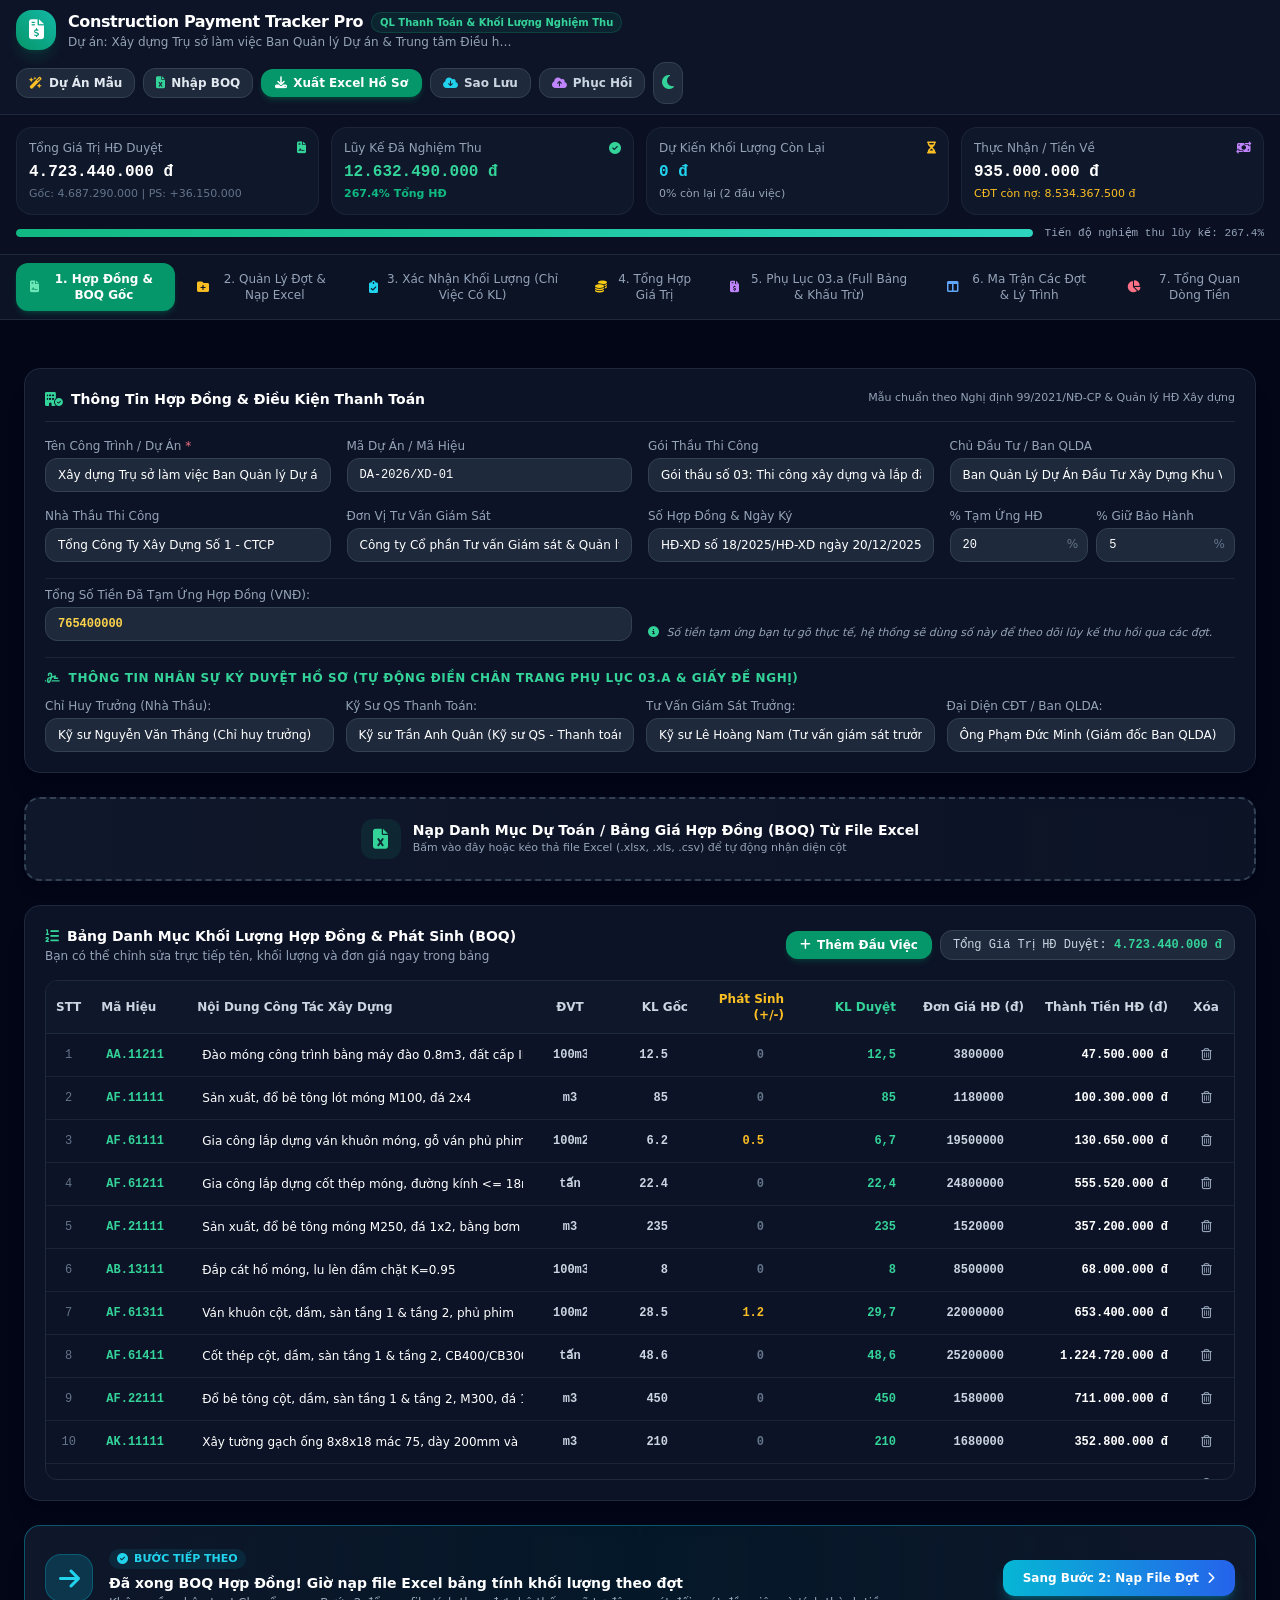
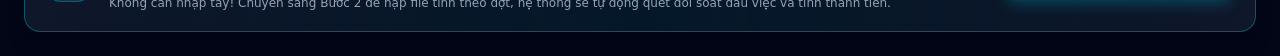
<file: index.html>
<!DOCTYPE html>
<html lang="vi" class="dark">
<head>
  <meta charset="UTF-8">
  <meta name="viewport" content="width=device-width, initial-scale=1.0">
  <title>Construction Payment Tracker Pro - Quản Lý Thanh Toán & Khối Lượng Nghiệm Thu</title>
  
  <!-- Offline Tailwind CSS -->
  <script src="./libs/tailwind.js"></script>
  <script>
    if (typeof tailwind !== 'undefined') {
      tailwind.config = {
        darkMode: 'class',
        theme: {
          extend: {
            colors: {
              brand: { 50: '#ecfdf5', 500: '#10b981', 600: '#059669', 700: '#047857' }
            }
          }
        }
      }
    }
  </script>

  <!-- Offline Font Awesome Icons -->
  <link rel="stylesheet" href="./libs/fontawesome/all.min.css">

  <!-- Offline SheetJS Library -->
  <script src="./libs/xlsx.full.min.js"></script>

  <!-- Custom Stylesheet -->
  <link rel="stylesheet" href="style.css">
</head>
<body class="bg-slate-950 text-slate-100 min-h-screen flex flex-col font-sans antialiased selection:bg-emerald-500 selection:text-white">

  <!-- TOP HEADER -->
  <header class="bg-slate-900/90 border-b border-slate-800 px-4 py-2.5 flex flex-wrap items-center justify-between gap-3 sticky top-0 z-40 backdrop-blur-md">
    
    <!-- Left: Brand & Active Project -->
    <div class="flex items-center gap-3">
      <div class="w-10 h-10 rounded-2xl bg-gradient-to-tr from-emerald-600 to-teal-500 flex items-center justify-center text-white shadow-lg shadow-emerald-600/20">
        <i class="fa-solid fa-file-invoice-dollar text-xl"></i>
      </div>
      <div>
        <div class="flex items-center gap-2">
          <h1 class="text-sm sm:text-base font-extrabold text-white tracking-tight">Construction Payment Tracker Pro</h1>
          <span class="text-[10px] font-bold px-2 py-0.5 rounded-full bg-emerald-500/10 text-emerald-400 border border-emerald-500/20">QL Thanh Toán & Khối Lượng Nghiệm Thu</span>
        </div>
        <p id="header-project-name" class="text-xs text-slate-400 truncate max-w-xs sm:max-w-md">Dự án: Xây dựng Trụ sở làm việc Cơ quan 5 tầng</p>
      </div>
    </div>

    <!-- Right: Quick Actions -->
    <div class="flex items-center gap-2">
      <!-- Demo Data Reset -->
      <button id="btn-reset-demo" class="flex items-center gap-1.5 px-3 py-1.5 rounded-xl bg-slate-800 hover:bg-slate-700 text-slate-200 text-xs font-semibold border border-slate-700 transition" title="Nạp lại dự án mẫu chuẩn">
        <i class="fa-solid fa-wand-magic-sparkles text-amber-400"></i>
        <span class="hidden sm:inline">Dự Án Mẫu</span>
      </button>

      <!-- Import BOQ Excel -->
      <input type="file" id="input-boq-file" accept=".xlsx, .xls, .csv" class="hidden">
      <label for="input-boq-file" id="btn-open-boq" class="flex items-center gap-1.5 px-3 py-1.5 rounded-xl bg-slate-800 hover:bg-slate-700 text-slate-200 text-xs font-semibold border border-slate-700 transition cursor-pointer" title="Nạp BOQ từ Excel">
        <i class="fa-solid fa-file-excel text-emerald-400"></i>
        <span>Nhập BOQ</span>
      </label>

      <!-- Export Multi-Sheet Excel -->
      <button id="btn-export-full-excel" class="flex items-center gap-1.5 px-3.5 py-1.5 rounded-xl bg-emerald-600 hover:bg-emerald-500 text-white text-xs font-bold shadow-md shadow-emerald-600/25 transition" title="Xuất toàn bộ báo cáo thanh toán ra Excel đa sheet">
        <i class="fa-solid fa-download"></i>
        <span>Xuất Excel Hồ Sơ</span>
      </button>

      <!-- Backup JSON -->
      <button id="btn-backup-json" class="flex items-center gap-1.5 px-3 py-1.5 rounded-xl bg-slate-800 hover:bg-slate-700 text-slate-300 text-xs font-semibold border border-slate-700 transition" title="Sao lưu toàn bộ dữ liệu ra file JSON">
        <i class="fa-solid fa-cloud-arrow-down text-cyan-400"></i>
        <span class="hidden md:inline">Sao Lưu</span>
      </button>

      <!-- Restore JSON -->
      <input type="file" id="input-restore-json" accept=".json" class="hidden">
      <label for="input-restore-json" class="flex items-center gap-1.5 px-3 py-1.5 rounded-xl bg-slate-800 hover:bg-slate-700 text-slate-300 text-xs font-semibold border border-slate-700 transition cursor-pointer" title="Khôi phục dữ liệu từ file JSON">
        <i class="fa-solid fa-cloud-arrow-up text-purple-400"></i>
        <span class="hidden md:inline">Phục Hồi</span>
      </label>

      <!-- Theme Toggle -->
      <button id="btn-theme-toggle" class="p-2 rounded-xl bg-slate-800 border border-slate-700 text-slate-300 hover:text-white transition">
        <i id="theme-icon" class="fa-solid fa-moon text-emerald-400"></i>
      </button>
    </div>
  </header>

  <!-- KPI SUMMARY STRIP (ALWAYS VISIBLE FOR QUICK DECISION MAKING) -->
  <div class="bg-slate-900/60 border-b border-slate-800 px-4 py-3">
    <div class="max-w-[1600px] mx-auto grid grid-cols-2 md:grid-cols-4 gap-3 text-xs">
      
      <!-- KPI 1 -->
      <div class="p-3 rounded-2xl bg-slate-900 border border-slate-800/80">
        <div class="text-slate-400 flex items-center justify-between">
          <span>Tổng Giá Trị HĐ Duyệt</span>
          <i class="fa-solid fa-file-contract text-emerald-400"></i>
        </div>
        <div id="kpi-contract-total" class="text-sm sm:text-base font-extrabold text-white mt-1 font-mono">0 đ</div>
        <div id="kpi-contract-sub" class="text-[11px] text-slate-500 mt-0.5 truncate">Gốc: 0 | PS: 0</div>
      </div>

      <!-- KPI 2 -->
      <div class="p-3 rounded-2xl bg-slate-900 border border-slate-800/80">
        <div class="text-slate-400 flex items-center justify-between">
          <span>Lũy Kế Đã Nghiệm Thu</span>
          <i class="fa-solid fa-circle-check text-emerald-400"></i>
        </div>
        <div id="kpi-accepted-total" class="text-sm sm:text-base font-extrabold text-emerald-400 mt-1 font-mono">0 đ</div>
        <div id="kpi-accepted-pct" class="text-[11px] text-emerald-500 font-semibold mt-0.5">0.0% Tổng HĐ</div>
      </div>

      <!-- KPI 3 -->
      <div class="p-3 rounded-2xl bg-slate-900 border border-slate-800/80">
        <div class="text-slate-400 flex items-center justify-between">
          <span>Dự Kiến Khối Lượng Còn Lại</span>
          <i class="fa-solid fa-hourglass-half text-amber-400"></i>
        </div>
        <div id="kpi-remaining-total" class="text-sm sm:text-base font-extrabold text-cyan-400 mt-1 font-mono">0 đ</div>
        <div id="kpi-remaining-sub" class="text-[11px] text-slate-400 mt-0.5">0% còn lại</div>
      </div>

      <!-- KPI 4 -->
      <div class="p-3 rounded-2xl bg-slate-900 border border-slate-800/80">
        <div class="text-slate-400 flex items-center justify-between">
          <span>Thực Nhận / Tiền Về</span>
          <i class="fa-solid fa-money-bill-transfer text-purple-400"></i>
        </div>
        <div id="kpi-paid-total" class="text-sm sm:text-base font-extrabold text-white mt-1 font-mono">0 đ</div>
        <div id="kpi-debt-sub" class="text-[11px] text-amber-400 font-medium mt-0.5 truncate">CĐT còn nợ: 0 đ</div>
      </div>

    </div>

    <!-- Progress bar -->
    <div class="max-w-[1600px] mx-auto mt-2.5 flex items-center gap-3">
      <div class="flex-1 bg-slate-800 rounded-full h-2 overflow-hidden">
        <div id="progress-bar-accepted" class="bg-gradient-to-r from-emerald-500 to-teal-400 h-2 rounded-full transition-all duration-500" style="width: 0%"></div>
      </div>
      <span id="progress-bar-text" class="text-[11px] font-mono text-slate-400 whitespace-nowrap">Tiến độ nghiệm thu: 0.0%</span>
    </div>
  </div>

  <!-- NAVIGATION TABS -->
  <nav class="bg-slate-900/80 border-b border-slate-800 px-4 py-2 flex items-center gap-2 overflow-x-auto text-xs font-medium sticky top-[57px] z-30 backdrop-blur-md">
    <button class="nav-tab active px-3.5 py-2 rounded-xl flex items-center gap-2 bg-emerald-600 text-white font-bold shadow-md shadow-emerald-600/25 transition" data-tab="tab-contract">
      <i class="fa-solid fa-file-contract text-emerald-300"></i>
      <span>1. Hợp Đồng & BOQ Gốc</span>
    </button>
    <button class="nav-tab px-3.5 py-2 rounded-xl text-slate-400 hover:text-white flex items-center gap-2 transition hover:bg-slate-800" data-tab="tab-payment">
      <i class="fa-solid fa-folder-plus text-amber-400"></i>
      <span>2. Quản Lý Đợt & Nạp Excel</span>
    </button>
    <button class="nav-tab px-3.5 py-2 rounded-xl text-slate-400 hover:text-white flex items-center gap-2 transition hover:bg-slate-800" data-tab="tab-confirm-qty">
      <i class="fa-solid fa-clipboard-check text-cyan-400"></i>
      <span>3. Xác Nhận Khối Lượng (Chỉ Việc Có KL)</span>
    </button>
    <button class="nav-tab px-3.5 py-2 rounded-xl text-slate-400 hover:text-white flex items-center gap-2 transition hover:bg-slate-800" data-tab="tab-value-summary">
      <i class="fa-solid fa-coins text-yellow-400"></i>
      <span>4. Tổng Hợp Giá Trị</span>
    </button>
    <button class="nav-tab px-3.5 py-2 rounded-xl text-slate-400 hover:text-white flex items-center gap-2 transition hover:bg-slate-800" data-tab="tab-export">
      <i class="fa-solid fa-file-invoice-dollar text-purple-400"></i>
      <span>5. Phụ Lục 03.a (Full Bảng & Khấu Trừ)</span>
    </button>
    <button class="nav-tab px-3.5 py-2 rounded-xl text-slate-400 hover:text-white flex items-center gap-2 transition hover:bg-slate-800" data-tab="tab-matrix">
      <i class="fa-solid fa-table-columns text-blue-400"></i>
      <span>6. Ma Trận Các Đợt & Lý Trình</span>
    </button>
    <button class="nav-tab px-3.5 py-2 rounded-xl text-slate-400 hover:text-white flex items-center gap-2 transition hover:bg-slate-800" data-tab="tab-dashboard">
      <i class="fa-solid fa-chart-pie text-rose-400"></i>
      <span>7. Tổng Quan Dòng Tiền</span>
    </button>
  </nav>

  <!-- MAIN TAB CONTENT CONTAINER -->
  <main class="flex-1 max-w-[1600px] w-full mx-auto p-4 sm:p-6 overflow-y-auto space-y-6">
    <!-- ==================== TAB 7: TỔNG QUAN & LỊCH SỬ DÒNG TIỀN ==================== -->
    <section id="tab-dashboard" class="tab-content space-y-6 hidden">
      <div class="p-5 rounded-2xl bg-slate-900/80 border border-slate-800 shadow-xl space-y-4">
        <div class="flex flex-col sm:flex-row sm:items-center justify-between gap-3 border-b border-slate-800 pb-3">
          <div>
            <h2 class="text-sm font-bold text-white flex items-center gap-2">
              <i class="fa-solid fa-list-check text-emerald-400"></i>
              Lịch Sử Dòng Tiền Các Đợt Thanh Toán Đã Lập
            </h2>
            <p class="text-xs text-slate-400 mt-0.5">Theo dõi xuyên suốt tiến độ nghiệm thu, thu hồi tạm ứng và dòng tiền giải ngân qua từng kỳ</p>
          </div>
          <div class="flex items-center gap-2 text-xs">
            <button onclick="switchTab('tab-payment')" class="px-3 py-1.5 rounded-xl bg-emerald-600 hover:bg-emerald-500 text-white font-semibold transition flex items-center gap-1.5 shadow">
              <i class="fa-solid fa-plus"></i>
              <span>Vào Kỳ Nghiệm Thu Hiện Tại</span>
            </button>
          </div>
        </div>

        <div class="overflow-x-auto rounded-xl border border-slate-800">
          <table class="w-full text-left text-xs border-collapse">
            <thead class="bg-slate-900 text-slate-300 font-semibold border-b border-slate-800">
              <tr>
                <th class="p-3 text-center w-10">STT</th>
                <th class="p-3 w-24">Mã Đợt</th>
                <th class="p-3 min-w-[280px]">Tên Đợt Thanh Toán & Thời Gian</th>
                <th class="p-3 text-center w-28">Trạng Thái</th>
                <th class="p-3 text-right w-36">Giá Trị Nghiệm Thu (đ)</th>
                <th class="p-3 text-right w-32 text-amber-400">Thu Hồi Tạm Ứng (đ)</th>
                <th class="p-3 text-right w-32 text-cyan-400">Giữ Bảo Hành (đ)</th>
                <th class="p-3 text-right w-36 text-emerald-400 font-bold">Đề Nghị Thanh Toán (đ)</th>
                <th class="p-3 text-center w-28">Thao Tác</th>
              </tr>
            </thead>
            <tbody id="dashboard-milestones-body" class="divide-y divide-slate-800/80 text-slate-200">
              <!-- Rendered dynamically -->
            </tbody>
          </table>
        </div>
      </div>
    </section>

    <!-- ==================== TAB 1: HỢP ĐỒNG & DANH MỤC BOQ GỐC ==================== -->
    <section id="tab-contract" class="tab-content space-y-6">
      
      <!-- Project Info Card -->
      <div class="p-5 rounded-2xl bg-slate-900/80 border border-slate-800 shadow-xl space-y-4">
        <div class="flex items-center justify-between border-b border-slate-800 pb-3">
          <h2 class="text-sm font-bold text-white flex items-center gap-2">
            <i class="fa-solid fa-building-circle-check text-emerald-400"></i>
            Thông Tin Hợp Đồng & Điều Kiện Thanh Toán
          </h2>
          <span class="text-[11px] text-slate-400">Mẫu chuẩn theo Nghị định 99/2021/NĐ-CP & Quản lý HĐ Xây dựng</span>
        </div>

        <div class="grid grid-cols-1 md:grid-cols-2 lg:grid-cols-4 gap-4 text-xs">
          <div>
            <label class="block text-slate-400 mb-1">Tên Công Trình / Dự Án <span class="text-rose-400">*</span></label>
            <input type="text" id="proj-name" class="w-full bg-slate-800 border border-slate-700 rounded-xl px-3 py-2 text-white font-medium focus:outline-none focus:border-emerald-500">
          </div>
          <div>
            <label class="block text-slate-400 mb-1">Mã Dự Án / Mã Hiệu</label>
            <input type="text" id="proj-code" class="w-full bg-slate-800 border border-slate-700 rounded-xl px-3 py-2 text-white font-mono focus:outline-none focus:border-emerald-500">
          </div>
          <div>
            <label class="block text-slate-400 mb-1">Gói Thầu Thi Công</label>
            <input type="text" id="proj-package" class="w-full bg-slate-800 border border-slate-700 rounded-xl px-3 py-2 text-white focus:outline-none focus:border-emerald-500">
          </div>
          <div>
            <label class="block text-slate-400 mb-1">Chủ Đầu Tư / Ban QLDA</label>
            <input type="text" id="proj-investor" class="w-full bg-slate-800 border border-slate-700 rounded-xl px-3 py-2 text-white focus:outline-none focus:border-emerald-500">
          </div>
          <div>
            <label class="block text-slate-400 mb-1">Nhà Thầu Thi Công</label>
            <input type="text" id="proj-contractor" class="w-full bg-slate-800 border border-slate-700 rounded-xl px-3 py-2 text-white focus:outline-none focus:border-emerald-500">
          </div>
          <div>
            <label class="block text-slate-400 mb-1">Đơn Vị Tư Vấn Giám Sát</label>
            <input type="text" id="proj-supervision" class="w-full bg-slate-800 border border-slate-700 rounded-xl px-3 py-2 text-white focus:outline-none focus:border-emerald-500">
          </div>
          <div>
            <label class="block text-slate-400 mb-1">Số Hợp Đồng & Ngày Ký</label>
            <input type="text" id="proj-contract-no" class="w-full bg-slate-800 border border-slate-700 rounded-xl px-3 py-2 text-white font-medium focus:outline-none focus:border-emerald-500">
          </div>
          <div class="grid grid-cols-2 gap-2">
            <div>
              <label class="block text-slate-400 mb-1">% Tạm Ứng HĐ</label>
              <div class="relative">
                <input type="number" id="proj-advance-pct" class="w-full bg-slate-800 border border-slate-700 rounded-xl px-3 py-2 text-white font-mono focus:outline-none focus:border-emerald-500">
                <span class="absolute right-2.5 top-2 text-slate-500">%</span>
              </div>
            </div>
            <div>
              <label class="block text-slate-400 mb-1">% Giữ Bảo Hành</label>
              <div class="relative">
                <input type="number" id="proj-retention-pct" class="w-full bg-slate-800 border border-slate-700 rounded-xl px-3 py-2 text-white font-mono focus:outline-none focus:border-emerald-500">
                <span class="absolute right-2.5 top-2 text-slate-500">%</span>
              </div>
            </div>
          </div>
        </div>

        <div class="pt-2 border-t border-slate-800/80 grid grid-cols-1 md:grid-cols-2 gap-4 text-xs">
          <div>
            <label class="block text-slate-400 mb-1">Tổng Số Tiền Đã Tạm Ứng Hợp Đồng (VNĐ):</label>
            <input type="number" id="proj-advance-amount" placeholder="0 (để trống nếu không tạm ứng)" class="w-full bg-slate-800 border border-slate-700 rounded-xl px-3 py-2 text-amber-300 font-mono font-bold focus:outline-none focus:border-amber-500">
          </div>
          <div class="flex items-end">
            <p class="text-[11px] text-slate-400 italic">
              <i class="fa-solid fa-circle-info text-emerald-400 mr-1"></i> Số tiền tạm ứng bạn tự gõ thực tế, hệ thống sẽ dùng số này để theo dõi lũy kế thu hồi qua các đợt.
            </p>
          </div>
        </div>

        <!-- THÔNG TIN NHÂN SỰ KÝ DUYỆT HỒ SƠ -->
        <div class="pt-3 border-t border-slate-800/80 space-y-3">
          <div class="flex items-center gap-2 text-xs font-bold text-emerald-400 uppercase tracking-wider">
            <i class="fa-solid fa-signature"></i>
            <span>Thông Tin Nhân Sự Ký Duyệt Hồ Sơ (Tự Động Điền Chân Trang Phụ Lục 03.a & Giấy Đề Nghị)</span>
          </div>
          <div class="grid grid-cols-1 sm:grid-cols-2 lg:grid-cols-4 gap-3 text-xs">
            <div>
              <label class="block text-slate-400 mb-1">Chỉ Huy Trưởng (Nhà Thầu):</label>
              <input type="text" id="proj-commander" placeholder="VD: Kỹ sư Nguyễn Văn A" class="w-full bg-slate-800 border border-slate-700 rounded-xl px-3 py-2 text-white font-medium focus:outline-none focus:border-emerald-500">
            </div>
            <div>
              <label class="block text-slate-400 mb-1">Kỹ Sư QS Thanh Toán:</label>
              <input type="text" id="proj-qs-engineer" placeholder="VD: Kỹ sư Trần Văn B" class="w-full bg-slate-800 border border-slate-700 rounded-xl px-3 py-2 text-white font-medium focus:outline-none focus:border-emerald-500">
            </div>
            <div>
              <label class="block text-slate-400 mb-1">Tư Vấn Giám Sát Trưởng:</label>
              <input type="text" id="proj-supervision-chief" placeholder="VD: Kỹ sư Lê Văn C" class="w-full bg-slate-800 border border-slate-700 rounded-xl px-3 py-2 text-white font-medium focus:outline-none focus:border-emerald-500">
            </div>
            <div>
              <label class="block text-slate-400 mb-1">Đại Diện CĐT / Ban QLDA:</label>
              <input type="text" id="proj-investor-rep" placeholder="VD: Ông Phạm Văn D (Giám đốc)" class="w-full bg-slate-800 border border-slate-700 rounded-xl px-3 py-2 text-white font-medium focus:outline-none focus:border-emerald-500">
            </div>
          </div>
        </div>
      </div>

      <!-- Drag & Drop Upload Excel BOQ -->
      <input type="file" id="input-boq-dropzone" accept=".xlsx, .xls, .csv" class="hidden">
      <label for="input-boq-dropzone" id="dropzone-boq" class="block p-5 rounded-2xl bg-gradient-to-r from-slate-900 to-slate-900/80 border-2 border-dashed border-slate-700 hover:border-emerald-500 transition shadow-lg text-center cursor-pointer group">
        <div class="flex items-center justify-center gap-3">
          <div class="w-10 h-10 rounded-xl bg-emerald-500/10 text-emerald-400 flex items-center justify-center group-hover:scale-110 transition pointer-events-none">
            <i class="fa-solid fa-file-excel text-xl"></i>
          </div>
          <div class="text-left pointer-events-none">
            <h3 class="text-xs sm:text-sm font-bold text-white">Nạp Danh Mục Dự Toán / Bảng Giá Hợp Đồng (BOQ) Từ File Excel</h3>
            <p class="text-[11px] text-slate-400">Bấm vào đây hoặc kéo thả file Excel (.xlsx, .xls, .csv) để tự động nhận diện cột</p>
          </div>
        </div>
      </label>

      <!-- BOQ Items Table Card -->
      <div class="p-5 rounded-2xl bg-slate-900/80 border border-slate-800 shadow-xl space-y-4">
        <div class="flex flex-col sm:flex-row sm:items-center justify-between gap-3">
          <div>
            <h2 class="text-sm font-bold text-white flex items-center gap-2">
              <i class="fa-solid fa-list-ol text-emerald-400"></i>
              Bảng Danh Mục Khối Lượng Hợp Đồng & Phát Sinh (BOQ)
            </h2>
            <p class="text-xs text-slate-400 mt-0.5">Bạn có thể chỉnh sửa trực tiếp tên, khối lượng và đơn giá ngay trong bảng</p>
          </div>

          <div class="flex items-center gap-2 text-xs">
            <button id="btn-add-boq-item" class="px-3.5 py-1.5 rounded-xl bg-emerald-600 hover:bg-emerald-500 text-white font-bold transition flex items-center gap-1.5 shadow-md shadow-emerald-600/20">
              <i class="fa-solid fa-plus"></i> Thêm Đầu Việc
            </button>
            <span class="px-3 py-1.5 rounded-xl bg-slate-800 border border-slate-700 text-slate-300 font-mono">
              Tổng Giá Trị HĐ Duyệt: <strong id="stat-boq-grand-total" class="text-emerald-400 font-bold">0 đ</strong>
            </span>
          </div>
        </div>

        <!-- BOQ Table -->
        <div class="overflow-x-auto rounded-xl border border-slate-800 max-h-[500px]">
          <table class="w-full text-left text-xs border-collapse">
            <thead class="bg-slate-900 text-slate-300 font-semibold sticky top-0 z-10 border-b border-slate-800">
              <tr>
                <th class="p-2.5 text-center w-10">STT</th>
                <th class="p-2.5 w-24">Mã Hiệu</th>
                <th class="p-2.5 min-w-[280px]">Nội Dung Công Tác Xây Dựng</th>
                <th class="p-2.5 text-center w-16">ĐVT</th>
                <th class="p-2.5 text-right w-24">KL Gốc</th>
                <th class="p-2.5 text-right w-24 text-amber-400">Phát Sinh (+/-)</th>
                <th class="p-2.5 text-right w-28 text-emerald-400">KL Duyệt</th>
                <th class="p-2.5 text-right w-32">Đơn Giá HĐ (đ)</th>
                <th class="p-2.5 text-right w-36">Thành Tiền HĐ (đ)</th>
                <th class="p-2.5 text-center w-14">Xóa</th>
              </tr>
            </thead>
            <tbody id="boq-table-body" class="divide-y divide-slate-800/80 text-slate-200">
              <!-- Rendered dynamically -->
            </tbody>
          </table>
        </div>
      </div>

      <!-- BƯỚC TIẾP THEO BANNER (HƯỚNG DẪN NẠP FILE ĐỢT) -->
      <div class="p-5 rounded-2xl bg-gradient-to-r from-slate-900 via-cyan-950/40 to-slate-900 border border-cyan-500/40 shadow-xl flex flex-col sm:flex-row items-center justify-between gap-4">
        <div class="flex items-center gap-4">
          <div class="w-12 h-12 rounded-2xl bg-cyan-500/20 text-cyan-400 flex items-center justify-center text-2xl border border-cyan-500/30 shrink-0">
            <i class="fa-solid fa-arrow-right"></i>
          </div>
          <div>
            <div class="inline-flex items-center gap-1.5 px-2 py-0.5 rounded-full bg-cyan-500/10 text-cyan-400 text-[11px] font-bold mb-1">
              <i class="fa-solid fa-circle-check"></i> BƯỚC TIẾP THEO
            </div>
            <h4 class="text-sm font-bold text-white">Đã xong BOQ Hợp Đồng! Giờ nạp file Excel bảng tính khối lượng theo đợt</h4>
            <p class="text-xs text-slate-400 mt-0.5">Không cần nhập tay! Chuyển sang Bước 2 để nạp file tính theo đợt, hệ thống sẽ tự động quét đối soát đầu việc và tính thành tiền.</p>
          </div>
        </div>
        <button onclick="switchTab('tab-payment')" class="px-5 py-2.5 rounded-xl bg-gradient-to-r from-cyan-500 to-blue-600 hover:from-cyan-400 hover:to-blue-500 text-white font-bold text-xs shadow-lg shadow-cyan-500/30 transition flex items-center gap-2 whitespace-nowrap">
          <span>Sang Bước 2: Nạp File Đợt</span>
          <i class="fa-solid fa-chevron-right"></i>
        </button>
      </div>

    </section>

    <!-- ==================== TAB 2: QUẢN LÝ ĐỢT & NẠP KHỐI LƯỢNG EXCEL ==================== -->
    <section id="tab-payment" class="tab-content space-y-6 hidden">
      
      <!-- BƯỚC 2: DROPZONE NẠP FILE EXCEL KHỐI LƯỢNG ĐỢT (LỚN & DỄ THẤY) -->
      <input type="file" id="input-ms-dropzone" accept=".xlsx, .xls, .csv" class="hidden">
      <label for="input-ms-dropzone" id="dropzone-ms-excel-card" class="block p-5 sm:p-6 rounded-2xl bg-gradient-to-r from-slate-900 via-cyan-950/40 to-slate-900 border-2 border-dashed border-cyan-500/50 hover:border-cyan-400 hover:bg-slate-900/90 transition shadow-2xl cursor-pointer group">
        <div class="flex flex-col md:flex-row items-center justify-between gap-4">
          <div class="flex items-center gap-4 text-center md:text-left pointer-events-none">
            <div class="w-14 h-14 rounded-2xl bg-cyan-500/20 text-cyan-400 flex items-center justify-center text-2xl border border-cyan-500/30 shrink-0 group-hover:scale-110 transition">
              <i class="fa-solid fa-file-excel"></i>
            </div>
            <div>
              <div class="inline-flex items-center gap-2 px-2.5 py-0.5 rounded-full bg-emerald-500/10 text-emerald-400 text-[11px] font-bold border border-emerald-500/20 mb-1">
                <i class="fa-solid fa-wand-magic-sparkles"></i> TỰ ĐỘNG KHỚP KHỐI LƯỢNG - KHÔNG CẦN NHẬP TAY
              </div>
              <h3 class="text-sm sm:text-base font-bold text-white group-hover:text-cyan-300 transition">BẤM VÀO ĐÂY ĐỂ CHỌN FILE EXCEL BẢNG TÍNH KHỐI LƯỢNG CỦA ĐỢT NÀY</h3>
              <p class="text-xs text-slate-300 mt-1 max-w-2xl">
                Bấm vào đây (hoặc kéo thả file Excel vào) để nạp bảng tính khối lượng đợt. Hệ thống sẽ tự động quét cột <strong>Mã việc / Tên việc</strong> để khớp với Hợp đồng và gán <strong>Khối lượng thi công đợt</strong>, sau đó tự động chuyển sang <strong>Tab Xác Nhận Khối Lượng</strong>!
              </p>
            </div>
          </div>
          <div class="shrink-0 pointer-events-none">
            <div class="px-5 py-3 rounded-xl bg-cyan-600 group-hover:bg-cyan-500 text-white font-bold text-xs shadow-lg shadow-cyan-600/30 transition flex items-center gap-2">
              <i class="fa-solid fa-cloud-arrow-up text-sm"></i>
              <span>Chọn File Excel Đợt</span>
            </div>
          </div>
        </div>
      </label>

      <!-- Milestone Control Hub -->
      <div class="p-5 rounded-2xl bg-gradient-to-r from-slate-900 to-slate-900/90 border border-slate-800 shadow-xl space-y-4">
        <div class="flex flex-col sm:flex-row sm:items-center justify-between gap-3 border-b border-slate-800 pb-3">
          <div class="flex items-center gap-3">
            <div>
              <label class="block text-[11px] text-slate-400 font-semibold mb-1">Chọn Đợt Thanh Toán:</label>
              <select id="select-active-milestone" class="bg-slate-800 border border-slate-700 rounded-xl px-3 py-2 text-white font-bold text-xs focus:outline-none focus:border-amber-500 max-w-sm sm:max-w-md truncate">
                <!-- Rendered dynamically -->
              </select>
            </div>
            <div class="flex items-end gap-1.5 pt-4">
              <button id="btn-add-milestone" class="px-3 py-2 rounded-xl bg-amber-500 hover:bg-amber-400 text-slate-950 font-bold text-xs shadow-md transition flex items-center gap-1.5" title="Tạo đợt thanh toán mới">
                <i class="fa-solid fa-plus"></i> Tạo Đợt Mới
              </button>
              <button id="btn-delete-milestone" class="px-2.5 py-2 rounded-xl bg-slate-800 hover:bg-rose-900/40 text-slate-400 hover:text-rose-400 text-xs border border-slate-700 transition" title="Xóa đợt hiện tại">
                <i class="fa-regular fa-trash-can"></i>
              </button>
            </div>
          </div>

          <div class="flex flex-wrap items-center gap-2 text-xs">
            <button id="btn-import-milestone-excel" class="px-3.5 py-2 rounded-xl bg-cyan-600 hover:bg-cyan-500 text-white font-bold shadow-md shadow-cyan-600/25 transition flex items-center gap-1.5" title="Nạp file Excel bảng tính khối lượng đợt này">
              <i class="fa-solid fa-file-excel"></i> Nạp Bảng Khối Lượng Đợt Từ Excel
            </button>
            <button onclick="switchTab('tab-confirm-qty')" class="px-3.5 py-2 rounded-xl bg-amber-500 hover:bg-amber-400 text-slate-950 font-bold shadow-md transition flex items-center gap-1.5" title="Xem danh sách các công tác có khối lượng kỳ này">
              <span>Sang Tab Xác Nhận KL</span> <i class="fa-solid fa-arrow-right"></i>
            </button>
            <button id="btn-auto-fill-remaining" class="px-3 py-2 rounded-xl bg-slate-800 hover:bg-slate-700 text-slate-300 font-semibold border border-slate-700 transition" title="Tự động áp toàn bộ khối lượng còn lại vào đợt này">
              <i class="fa-solid fa-bolt text-amber-400 mr-1"></i> Áp 100% KL Còn Lại
            </button>
            <button id="btn-clear-period-quantities" class="px-3 py-2 rounded-xl bg-slate-800 hover:bg-slate-700 text-slate-400 hover:text-white border border-slate-700 transition" title="Xóa trắng số liệu kỳ này">
              <i class="fa-solid fa-eraser mr-1"></i> Xóa Trắng Kỳ Này
            </button>
          </div>
        </div>

        <!-- Milestone Configuration Fields -->
        <div class="grid grid-cols-1 sm:grid-cols-2 lg:grid-cols-7 gap-3 text-xs">
          <div class="lg:col-span-2">
            <label class="block text-slate-400 mb-1">Tên Đợt Thanh Toán</label>
            <input type="text" id="ms-name" class="w-full bg-slate-800 border border-slate-700 rounded-xl px-3 py-2 text-white font-semibold focus:outline-none focus:border-amber-500">
          </div>
          <div>
            <label class="block text-slate-400 mb-1">Mã Đợt (VD: DOT-01)</label>
            <input type="text" id="ms-code" class="w-full bg-slate-800 border border-slate-700 rounded-xl px-3 py-2 text-emerald-400 font-mono font-bold focus:outline-none focus:border-amber-500">
          </div>
          <div>
            <label class="block text-slate-400 mb-1">Từ Ngày</label>
            <input type="date" id="ms-start-date" class="w-full bg-slate-800 border border-slate-700 rounded-xl px-3 py-2 text-white focus:outline-none focus:border-amber-500">
          </div>
          <div>
            <label class="block text-slate-400 mb-1">Đến Ngày (Chốt NT)</label>
            <input type="date" id="ms-end-date" class="w-full bg-slate-800 border border-slate-700 rounded-xl px-3 py-2 text-amber-300 font-bold focus:outline-none focus:border-amber-500">
          </div>
          <div>
            <label class="block text-slate-400 mb-1">Ngày Nộp Hồ Sơ</label>
            <input type="date" id="ms-submission-date" class="w-full bg-slate-800 border border-slate-700 rounded-xl px-3 py-2 text-white focus:outline-none focus:border-amber-500">
          </div>
          <div>
            <label class="block text-slate-400 mb-1">Trạng Thái Hồ Sơ</label>
            <select id="ms-status" class="w-full bg-slate-800 border border-slate-700 rounded-xl px-3 py-2 text-white font-medium focus:outline-none focus:border-amber-500">
              <option value="draft">Dự Thảo</option>
              <option value="inspected">Đã Nghiệm Thu</option>
              <option value="approved">Đã Ký Duyệt Hồ Sơ</option>
              <option value="paid">Đã Giải Ngân / Nhận Tiền</option>
            </select>
          </div>
        </div>
      </div>

      <!-- Overrun Warning Banner (Dynamic) -->
      <div id="banner-overrun-warning" class="p-4 rounded-2xl bg-rose-950/40 border border-rose-500/50 shadow-lg hidden flex items-center justify-between gap-3 text-xs">
        <div class="flex items-center gap-3">
          <div class="w-9 h-9 rounded-xl bg-rose-500/20 text-rose-400 flex items-center justify-center text-lg">
            <i class="fa-solid fa-triangle-exclamation"></i>
          </div>
          <div>
            <h4 class="font-bold text-white">CẢNH BÁO: PHÁT HIỆN <span id="text-overrun-count" class="text-rose-400">0</span> CÔNG TÁC VƯỢT KHỐI LƯỢNG HỢP ĐỒNG!</h4>
            <p class="text-slate-300 text-[11px] mt-0.5">Tổng giá trị khối lượng vượt hạn mức: <strong id="text-overrun-amount" class="text-rose-400 font-mono">0 đ</strong>. Vui lòng kiểm tra lại số liệu hoặc lập Phụ lục hợp đồng bổ sung.</p>
          </div>
        </div>
        <button onclick="switchTab('tab-remaining')" class="px-3 py-1.5 rounded-xl bg-rose-600 hover:bg-rose-500 text-white font-semibold transition shrink-0">
          Xem Danh Sách Vượt
        </button>
      </div>

      <!-- Core Payment Table Card -->
      <div class="p-5 rounded-2xl bg-slate-900/80 border border-slate-800 shadow-xl space-y-4">
        <div class="flex flex-col sm:flex-row sm:items-center justify-between gap-3">
          <div>
            <h2 class="text-sm font-bold text-white flex items-center gap-2">
              <i class="fa-solid fa-calculator text-emerald-400"></i>
              Bảng Áp Khối Lượng Nghiệm Thu & Tính Toán Dòng Tiền Kỳ Này
            </h2>
            <p class="text-xs text-slate-400 mt-0.5">Nhập số lượng thực hiện tại cột màu vàng ➔ Lũy kế, Khối lượng còn lại và Thành tiền sẽ tự động cập nhật</p>
          </div>
        </div>

        <div class="overflow-x-auto rounded-xl border border-slate-800 max-h-[550px]">
          <table class="w-full text-left text-xs border-collapse">
            <thead class="bg-slate-900 text-slate-300 font-semibold sticky top-0 z-10 border-b border-slate-800">
              <tr>
                <th class="p-2 text-center w-8">STT</th>
                <th class="p-2 w-20">Mã Hiệu</th>
                <th class="p-2 min-w-[240px]">Nội Dung Công Việc</th>
                <th class="p-2 text-center w-14">ĐVT</th>
                <th class="p-2 text-right w-24 text-slate-400">KL HĐ Duyệt</th>
                <th class="p-2 text-right w-24 text-slate-400 bg-slate-900/60">Lũy Kế Trước</th>
                <th class="p-2 text-right w-28 bg-amber-500/10 text-amber-300 border-x border-amber-500/30 font-bold">KL KỲ NÀY</th>
                <th class="p-2 text-right w-28 text-emerald-400">Lũy Kế Hết Kỳ</th>
                <th class="p-2 text-right w-24 text-slate-300 bg-slate-900/60">KL CÒN LẠI</th>
                <th class="p-2 text-right w-28 text-slate-400">Đơn Giá HĐ (đ)</th>
                <th class="p-2 text-right w-32 text-emerald-400 font-bold">Thành Tiền Kỳ Này (đ)</th>
                <th class="p-2 text-right w-32 text-cyan-300 font-bold">Giá Trị Còn Lại (đ)</th>
                <th class="p-2 text-center w-24">Cảnh Báo</th>
              </tr>
            </thead>
            <tbody id="payment-table-body" class="divide-y divide-slate-800/80 text-slate-200">
              <!-- Rendered dynamically -->
            </tbody>
          </table>
        </div>

        <!-- Financial Deductions Summary Bar (Chuẩn Nghiệp Vụ Kho Bạc / NĐ 99) -->
        <div class="p-5 rounded-2xl bg-gradient-to-r from-slate-900 via-slate-800/60 to-slate-900 border border-slate-700/80 space-y-4">
          <div class="flex items-center justify-between border-b border-slate-700/60 pb-2">
            <h3 class="text-xs font-bold uppercase tracking-wider text-emerald-400 flex items-center gap-1.5">
              <i class="fa-solid fa-coins"></i> Bảng Khấu Trừ & Đề Nghị Thanh Toán Đợt
            </h3>
            <span id="disp-debt-milestone" class="text-xs font-mono text-slate-300">CĐT đã trả: 0 đ | Còn nợ đợt này: 0 đ</span>
          </div>

          <div class="grid grid-cols-2 sm:grid-cols-3 lg:grid-cols-5 gap-3 text-xs">
            
            <div class="p-3 rounded-xl bg-slate-900/80 border border-slate-800">
              <span class="text-slate-400 block mb-1">1. Giá Trị Nghiệm Thu:</span>
              <div id="sum-period-gross" class="text-sm font-bold text-white font-mono">0 đ</div>
            </div>

            <div class="p-3 rounded-xl bg-slate-900/80 border border-slate-800 space-y-1">
              <div class="flex items-center justify-between">
                <span class="text-slate-400 font-medium">2. Thu Hồi Tạm Ứng:</span>
                <div class="flex items-center gap-1">
                  <input type="number" id="ms-adv-rate" class="w-10 bg-slate-800 border border-slate-700 rounded px-1 text-center text-amber-400 font-mono text-[11px]" value="20" title="% Thu hồi">%
                </div>
              </div>
              <div id="sum-period-advance" class="text-sm font-bold text-amber-400 font-mono">0 đ</div>
              <div class="pt-1 border-t border-slate-800 flex items-center justify-between text-[11px]">
                <span class="text-slate-500">Hoặc gõ tiền (đ):</span>
                <input type="number" id="ms-custom-advance" placeholder="Gõ tiền trực tiếp" class="w-24 bg-slate-950 border border-slate-700 rounded px-1.5 py-0.5 text-right font-mono text-amber-300 text-[11px]">
              </div>
            </div>

            <div class="p-3 rounded-xl bg-slate-900/80 border border-slate-800 space-y-1">
              <div class="flex items-center justify-between">
                <span class="text-slate-400 font-medium">3. Giữ Bảo Hành:</span>
                <div class="flex items-center gap-1">
                  <input type="number" id="ms-ret-rate" class="w-10 bg-slate-800 border border-slate-700 rounded px-1 text-center text-cyan-400 font-mono text-[11px]" value="5" title="% Bảo hành">%
                </div>
              </div>
              <div id="sum-period-retention" class="text-sm font-bold text-cyan-400 font-mono">0 đ</div>
              <div class="pt-1 border-t border-slate-800 flex items-center justify-end">
                <button type="button" id="btn-toggle-zero-retention" class="px-2 py-0.5 rounded bg-slate-800 hover:bg-cyan-900/40 text-cyan-300 border border-slate-700 text-[10px] transition" title="Bấm để bỏ hẳn bảo hành (dùng bảo lãnh ngân hàng 0%)">
                  <i class="fa-solid fa-shield-halved mr-0.5"></i> Bảo lãnh NH (0%)
                </button>
              </div>
            </div>

            <div class="p-3 rounded-xl bg-slate-900/80 border border-slate-800">
              <span class="text-slate-400 block mb-1">4. Giảm Trừ Khác (đ):</span>
              <input type="number" id="ms-other-deductions" class="w-full bg-slate-800 border border-slate-700 rounded px-2 py-0.5 text-rose-400 font-mono font-bold text-xs" value="0">
              <div id="sum-period-other" class="text-[11px] text-slate-500 font-mono mt-1">-0 đ</div>
            </div>

            <div class="p-3 rounded-xl bg-emerald-950/40 border border-emerald-500/40 col-span-2 sm:col-span-1">
              <span class="text-emerald-300 font-bold block mb-1 uppercase text-[11px]">5. THỰC NHẬN KỲ NÀY:</span>
              <div id="sum-period-net" class="text-base font-extrabold text-emerald-400 font-mono">0 đ</div>
            </div>

          </div>

          <!-- Payment Receipt Recording -->
          <div class="pt-2 border-t border-slate-800/80 flex flex-wrap items-center justify-between gap-3 text-xs">
            <div class="flex items-center gap-2">
              <label class="text-slate-400">Số tiền CĐT đã chuyển khoản vào tài khoản (đ):</label>
              <input type="number" id="ms-paid-amount" class="w-44 bg-slate-800 border border-slate-700 rounded-lg px-2.5 py-1 text-white font-mono font-bold" value="0">
            </div>
            <div class="text-[11px] text-slate-400 italic">
              Khi CĐT chuyển tiền, bạn nhập vào đây để hệ thống tự động ghi nhận công nợ còn lại.
            </div>
          </div>

        </div>
      </div>

    </section>

    <!-- ==================== TAB 3: XÁC NHẬN KHỐI LƯỢNG (CHỈ CÁC ĐẦU VIỆC CÓ PHÁT SINH KL) ==================== -->
    <section id="tab-confirm-qty" class="tab-content space-y-6 hidden">
      
      <!-- Control & Milestone Info Header -->
      <div class="p-5 rounded-2xl bg-gradient-to-r from-slate-900 via-slate-900/90 to-cyan-950/40 border border-slate-800 shadow-xl space-y-4">
        <div class="flex flex-col sm:flex-row sm:items-center justify-between gap-3 border-b border-slate-800 pb-3">
          <div>
            <div class="inline-flex items-center gap-2 px-2.5 py-0.5 rounded-full bg-cyan-500/10 text-cyan-400 text-[11px] font-bold border border-cyan-500/20 mb-1">
              <i class="fa-solid fa-clipboard-check"></i> BƯỚC 3: LỌC TINH GỌN ĐẦU VIỆC
            </div>
            <h2 class="text-sm font-bold text-white flex items-center gap-2">
              Bảng Xác Nhận Khối Lượng Hoàn Thành: <span id="confirm-qty-ms-title" class="text-amber-400">Đợt</span>
            </h2>
            <p class="text-xs text-slate-400 mt-0.5">Bảng chỉ hiển thị những công tác <strong>có phát sinh khối lượng nghiệm thu</strong> trong đợt này. Bạn có thể sửa trực tiếp hoặc bấm vào ô để gắn lý trình thi công.</p>
          </div>

          <div class="flex flex-wrap items-center gap-2 text-xs">
            <button onclick="switchTab('tab-payment')" class="px-3.5 py-2 rounded-xl bg-slate-800 hover:bg-slate-700 text-slate-300 font-semibold border border-slate-700 transition flex items-center gap-1.5">
              <i class="fa-solid fa-arrow-left"></i> Quay Lại Đợt / Nạp Excel
            </button>
            <button onclick="switchTab('tab-value-summary')" class="px-4 py-2 rounded-xl bg-gradient-to-r from-amber-500 to-emerald-500 hover:from-amber-400 hover:to-emerald-400 text-slate-950 font-bold shadow-lg shadow-emerald-500/20 transition flex items-center gap-1.5">
              <span>Sang Bước 4: Tổng Hợp Giá Trị</span>
              <i class="fa-solid fa-arrow-right"></i>
            </button>
          </div>
        </div>

        <!-- Quick Summary Stats -->
        <div class="grid grid-cols-1 sm:grid-cols-3 gap-3 text-xs">
          <div class="p-3 rounded-xl bg-slate-950/60 border border-slate-800 flex items-center justify-between">
            <span class="text-slate-400">Số đầu việc nghiệm thu kỳ này:</span>
            <span id="confirm-qty-count" class="font-mono font-bold text-cyan-400 text-sm">0 đầu việc</span>
          </div>
          <div class="p-3 rounded-xl bg-slate-950/60 border border-slate-800 flex items-center justify-between">
            <span class="text-slate-400">Tỷ lệ so với tổng BOQ HĐ:</span>
            <span id="confirm-qty-ratio" class="font-mono font-bold text-amber-300 text-sm">0.0%</span>
          </div>
          <div class="p-3 rounded-xl bg-slate-950/60 border border-slate-800 flex items-center justify-between">
            <span class="text-slate-400">Đầu việc đã gắn lý trình:</span>
            <span id="confirm-qty-chainage-count" class="font-mono font-bold text-emerald-400 text-sm">0 công tác</span>
          </div>
        </div>
      </div>

      <!-- Active Filtered Items Table Card -->
      <div class="p-5 rounded-2xl bg-slate-900/80 border border-slate-800 shadow-xl space-y-4">
        <div class="flex items-center justify-between">
          <div class="text-xs text-slate-300 font-semibold flex items-center gap-2">
            <span class="w-2.5 h-2.5 rounded-full bg-emerald-400 animate-pulse"></span>
            Danh sách chi tiết các công tác có khối lượng kỳ này:
          </div>
          <div class="text-[11px] text-slate-400">
            Gợi ý: Nhấp vào huy hiệu <span class="text-cyan-400 font-mono">📍 Km...</span> hoặc nút bút chì để chỉnh sửa lý trình
          </div>
        </div>

        <div class="overflow-x-auto rounded-xl border border-slate-800 max-h-[550px]">
          <table class="w-full text-left text-xs border-collapse">
            <thead class="bg-slate-900 text-slate-300 font-semibold sticky top-0 z-10 border-b border-slate-800">
              <tr>
                <th class="p-3 text-center w-12">STT</th>
                <th class="p-3 text-center w-24">Mã Hiệu</th>
                <th class="p-3 min-w-[300px]">Nội Dung Công Tác Xây Dựng</th>
                <th class="p-3 text-center w-16">ĐVT</th>
                <th class="p-3 text-right w-28">Khối Lượng HĐ</th>
                <th class="p-3 text-right w-28 text-slate-400">Lũy Kế Trước</th>
                <th class="p-3 text-right w-36 bg-amber-500/10 text-amber-300 border-x border-amber-500/30">Khối Lượng Kỳ Này</th>
                <th class="p-3 text-right w-28 text-emerald-400 font-bold">Lũy Kế Hết Kỳ</th>
                <th class="p-3 min-w-[200px]">Phân Đoạn Lý Trình Thi Công</th>
                <th class="p-3 text-center w-20">Thao Tác</th>
              </tr>
            </thead>
            <tbody id="confirm-qty-table-body" class="divide-y divide-slate-800/80 text-slate-200">
              <!-- Rendered dynamically -->
            </tbody>
          </table>
        </div>
      </div>

    </section>

    <!-- ==================== TAB 4: TỔNG HỢP GIÁ TRỊ THANH TOÁN KỲ NÀY ==================== -->
    <section id="tab-value-summary" class="tab-content space-y-6 hidden">
      
      <!-- Control & Value Header -->
      <div class="p-5 rounded-2xl bg-gradient-to-r from-slate-900 via-slate-900/90 to-amber-950/40 border border-slate-800 shadow-xl space-y-4">
        <div class="flex flex-col sm:flex-row sm:items-center justify-between gap-3 border-b border-slate-800 pb-3">
          <div>
            <div class="inline-flex items-center gap-2 px-2.5 py-0.5 rounded-full bg-amber-500/10 text-amber-400 text-[11px] font-bold border border-amber-500/20 mb-1">
              <i class="fa-solid fa-coins"></i> BƯỚC 4: TÍNH TOÁN GIÁ TRỊ & THÀNH TIỀN
            </div>
            <h2 class="text-sm font-bold text-white flex items-center gap-2">
              Bảng Tổng Hợp Giá Trị Nghiệm Thu: <span id="value-summary-ms-title" class="text-amber-400">Đợt</span>
            </h2>
            <p class="text-xs text-slate-400 mt-0.5">Thành tiền từng công tác = Khối lượng kỳ này $\times$ Đơn giá HĐ. Làm cơ sở lập Phụ lục 03.a thanh toán vốn đầu tư.</p>
          </div>

          <div class="flex flex-wrap items-center gap-2 text-xs">
            <button onclick="switchTab('tab-confirm-qty')" class="px-3.5 py-2 rounded-xl bg-slate-800 hover:bg-slate-700 text-slate-300 font-semibold border border-slate-700 transition flex items-center gap-1.5">
              <i class="fa-solid fa-arrow-left"></i> Xem Lại Khối Lượng
            </button>
            <button onclick="switchTab('tab-export')" class="px-4 py-2 rounded-xl bg-gradient-to-r from-emerald-600 to-teal-600 hover:from-emerald-500 hover:to-teal-500 text-white font-bold shadow-lg shadow-emerald-600/30 transition flex items-center gap-1.5">
              <span>Sang Bước 5: Phụ Lục 03.a Chuẩn Kho Bạc</span>
              <i class="fa-solid fa-arrow-right"></i>
            </button>
          </div>
        </div>

        <!-- 4 Financial Summary KPI Cards -->
        <div class="grid grid-cols-1 sm:grid-cols-2 lg:grid-cols-4 gap-3 text-xs">
          <div class="p-3.5 rounded-xl bg-slate-950/60 border border-slate-800 flex flex-col justify-between">
            <div>
              <div class="text-slate-400 text-[11px] mb-1 flex items-center justify-between">
                <span>1. Tổng Nghiệm Thu Kỳ Này (A):</span>
                <i class="fa-solid fa-coins text-emerald-400"></i>
              </div>
              <div id="value-kpi-gross" class="text-emerald-400 font-mono font-bold text-lg">0 đ</div>
            </div>
            <div class="text-[10px] text-slate-500 mt-2 font-mono">Tổng khối lượng x Đơn giá</div>
          </div>

          <div class="p-3.5 rounded-xl bg-slate-950/60 border border-slate-800 flex flex-col justify-between">
            <div>
              <div class="text-slate-400 text-[11px] mb-1 flex items-center justify-between">
                <span id="value-kpi-advance-label">2. Thu Hồi Tạm Ứng:</span>
                <div class="flex items-center gap-1">
                  <input type="number" id="value-adv-rate" class="w-11 bg-slate-900 border border-slate-700 rounded px-1 text-center text-amber-400 font-mono text-[11px]" value="20" title="% Thu hồi">%
                </div>
              </div>
              <div id="value-kpi-advance" class="text-rose-400 font-mono font-bold text-lg">-0 đ</div>
            </div>
            <div class="pt-1.5 border-t border-slate-800/80 flex items-center justify-between text-[10px]">
              <span class="text-slate-400">Hoặc gõ tiền (đ):</span>
              <input type="number" id="value-custom-advance" placeholder="Nhập số tiền..." class="w-24 bg-slate-900 border border-slate-700 rounded px-1.5 py-0.5 text-right font-mono text-amber-300 text-[10px]">
            </div>
          </div>

          <div class="p-3.5 rounded-xl bg-slate-950/60 border border-slate-800 flex flex-col justify-between">
            <div>
              <div class="text-slate-400 text-[11px] mb-1 flex items-center justify-between">
                <span id="value-kpi-retention-label">3. Giữ Bảo Hành (5%):</span>
                <div class="flex items-center gap-1">
                  <input type="number" id="value-ret-rate" class="w-11 bg-slate-900 border border-slate-700 rounded px-1 text-center text-cyan-400 font-mono text-[11px]" value="5" title="% Giữ bảo hành">%
                </div>
              </div>
              <div id="value-kpi-retention" class="text-cyan-400 font-mono font-bold text-lg">-0 đ</div>
            </div>
            <div class="pt-1.5 border-t border-slate-800/80 flex items-center justify-end">
              <button type="button" id="btn-value-zero-retention" class="px-2 py-0.5 rounded bg-slate-900 hover:bg-cyan-900/40 text-cyan-300 border border-slate-700 text-[10px] transition" title="Bấm để bỏ hẳn bảo hành (dùng bảo lãnh ngân hàng 0%)">
                <i class="fa-solid fa-shield-halved mr-0.5"></i> Bảo lãnh NH (0%)
              </button>
            </div>
          </div>

          <div class="p-3.5 rounded-xl bg-emerald-950/30 border border-emerald-500/40 flex flex-col justify-between">
            <div>
              <div class="text-emerald-300 font-semibold text-[11px] mb-1 flex items-center justify-between">
                <span>4. THỰC NHẬN KỲ NÀY:</span>
                <i class="fa-solid fa-hand-holding-dollar text-emerald-400"></i>
              </div>
              <div id="value-kpi-net" class="text-white font-mono font-bold text-lg">0 đ</div>
            </div>
            <div class="text-[10px] text-emerald-400/80 mt-2 font-mono">= (1) - (2) - (3)</div>
          </div>
        </div>
      </div>

      <!-- Value Breakdown Table Card -->
      <div class="p-5 rounded-2xl bg-slate-900/80 border border-slate-800 shadow-xl space-y-4">
        <div class="overflow-x-auto rounded-xl border border-slate-800 max-h-[550px]">
          <table class="w-full text-left text-xs border-collapse">
            <thead class="bg-slate-900 text-slate-300 font-semibold sticky top-0 z-10 border-b border-slate-800">
              <tr>
                <th class="p-3 text-center w-12">STT</th>
                <th class="p-3 text-center w-24">Mã Hiệu</th>
                <th class="p-3 min-w-[320px]">Nội Dung Công Tác Xây Dựng</th>
                <th class="p-3 text-center w-16">ĐVT</th>
                <th class="p-3 text-right w-28 bg-amber-500/10 text-amber-300 border-x border-amber-500/20">Khối Lượng Kỳ Này</th>
                <th class="p-3 text-right w-32">Đơn Giá HĐ (đ)</th>
                <th class="p-3 text-right w-36 text-emerald-400 font-bold">Thành Tiền Kỳ Này (đ)</th>
                <th class="p-3 text-center w-24 text-slate-400">Tỷ Trọng (%)</th>
              </tr>
            </thead>
            <tbody id="value-summary-table-body" class="divide-y divide-slate-800/80 text-slate-200">
              <!-- Rendered dynamically -->
            </tbody>
            <tfoot class="bg-slate-950 font-bold border-t border-slate-700">
              <tr>
                <td colspan="6" class="p-3 text-right uppercase text-slate-300">TỔNG GIÁ TRỊ HOÀN THÀNH KỲ NÀY (A):</td>
                <td id="value-summary-total-amount" class="p-3 text-right font-mono text-emerald-400 text-sm">0 đ</td>
                <td class="p-3 text-center font-mono text-cyan-400">100.0%</td>
              </tr>
            </tfoot>
          </table>
        </div>
      </div>

    </section>

    <!-- ==================== TAB 6: BẢNG TỔNG HỢP CÁC ĐỢT & LÝ TRÌNH THI CÔNG ==================== -->
    <section id="tab-matrix" class="tab-content space-y-6 hidden">
      
      <!-- Top Control & Search Bar -->
      <div class="p-5 rounded-2xl bg-gradient-to-r from-slate-900 via-slate-900/90 to-slate-800/80 border border-slate-800 shadow-xl space-y-4">
        <div class="flex flex-col sm:flex-row sm:items-center justify-between gap-3 border-b border-slate-800 pb-3">
          <div>
            <h2 class="text-sm font-bold text-white flex items-center gap-2">
              <i class="fa-solid fa-table-columns text-cyan-400"></i>
              Bảng Ma Trận Tổng Hợp Toàn Bộ Các Đợt & Phân Đoạn Lý Trình
            </h2>
            <p class="text-xs text-slate-400 mt-0.5">Bảng hiển thị khối lượng thực hiện qua từng đợt. <strong>Nhấp vào từng ô bất kỳ</strong> để xem chi tiết hoặc nhập tay Lý trình (Từ Km &rarr; Đến Km)</p>
          </div>

          <div class="flex flex-wrap items-center gap-2 text-xs">
            <input type="text" id="filter-matrix-search" placeholder="Tìm theo tên hoặc mã hiệu..." class="bg-slate-800 border border-slate-700 rounded-xl px-3 py-1.5 text-white placeholder-slate-500 focus:outline-none focus:border-cyan-500">
            <button id="btn-matrix-add-ms" class="px-3 py-1.5 rounded-xl bg-amber-500 hover:bg-amber-400 text-slate-950 font-bold shadow transition flex items-center gap-1.5">
              <i class="fa-solid fa-plus"></i> Tạo Đợt Mới
            </button>
          </div>
        </div>

        <!-- Chainage Visual Banner -->
        <div class="p-3 rounded-xl bg-slate-950/60 border border-slate-800/80 flex flex-wrap items-center justify-between gap-3 text-xs">
          <div class="flex items-center gap-2">
            <span class="w-2.5 h-2.5 rounded-full bg-cyan-400 animate-pulse"></span>
            <span class="text-slate-300">Hướng dẫn nhanh:</span>
            <span class="text-slate-400">Mỗi ô trong cột đợt hiển thị con số khối lượng. Ô có badge <span class="text-cyan-400 font-bold font-mono">📍 Km...</span> nghĩa là đã gắn lý trình. Bấm vào ô để sửa tay ngay!</span>
          </div>
          <div class="flex items-center gap-3 font-mono text-[11px] text-slate-400">
            <span class="flex items-center gap-1"><span class="w-3 h-3 rounded bg-emerald-500/20 border border-emerald-500/50"></span> Có khối lượng</span>
            <span class="flex items-center gap-1"><span class="w-3 h-3 rounded bg-cyan-500/20 border border-cyan-500/50"></span> Có lý trình</span>
            <span class="flex items-center gap-1"><span class="w-3 h-3 rounded bg-slate-800 border border-slate-700"></span> Chưa làm (0)</span>
          </div>
        </div>
      </div>

      <!-- Matrix Table Card -->
      <div class="p-5 rounded-2xl bg-slate-900/80 border border-slate-800 shadow-xl space-y-4">
        <div class="overflow-x-auto rounded-xl border border-slate-800 max-h-[600px]">
          <table class="w-full text-left text-xs border-collapse">
            <thead class="bg-slate-900 text-slate-300 font-semibold sticky top-0 z-10 border-b border-slate-800">
              <tr id="matrix-table-header-row">
                <!-- Rendered dynamically -->
              </tr>
            </thead>
            <tbody id="matrix-table-body" class="divide-y divide-slate-800/80 text-slate-200 font-mono">
              <!-- Rendered dynamically -->
            </tbody>
          </table>
        </div>
      </div>

    </section>

    <!-- ==================== TAB 5: DỰ KIẾN CÒN LẠI & CẢNH BÁO ==================== -->
    <section id="tab-remaining" class="tab-content space-y-6 hidden">
      
      <!-- Summary Card -->
      <div class="p-5 rounded-2xl bg-slate-900/80 border border-slate-800 shadow-xl space-y-2">
        <div class="flex items-center gap-2">
          <div class="w-8 h-8 rounded-lg bg-cyan-500/20 text-cyan-400 flex items-center justify-center">
            <i class="fa-solid fa-hourglass-half"></i>
          </div>
          <h2 class="text-sm font-bold text-white">Bảng Phân Tích & Dự Báo Khối Lượng Chưa Nghiệm Thu</h2>
        </div>
        <p id="remaining-summary-text" class="text-xs text-slate-300 leading-relaxed"></p>
      </div>

      <!-- Overrun Analysis Card (Alert) -->
      <div id="card-overrun-analysis" class="p-5 rounded-2xl bg-rose-950/20 border border-rose-500/40 shadow-xl space-y-3 hidden">
        <div class="flex items-center gap-2 text-rose-400">
          <i class="fa-solid fa-triangle-exclamation text-base"></i>
          <h3 class="text-sm font-bold">Danh Mục Công Tác Đã Nghiệm Thu Vượt Khối Lượng Hợp Đồng</h3>
        </div>
        <p class="text-xs text-slate-300">Các công việc dưới đây có lũy kế nghiệm thu lớn hơn khối lượng duyệt. Bạn cần rà soát để kịp thời ký Phụ lục bổ sung giá trị thanh toán.</p>
        
        <div class="overflow-x-auto rounded-xl border border-rose-500/30">
          <table class="w-full text-left text-xs border-collapse">
            <thead class="bg-rose-950/40 text-rose-300 font-semibold border-b border-rose-500/30">
              <tr>
                <th class="p-2.5 text-center w-10">STT</th>
                <th class="p-2.5 w-24">Mã Hiệu</th>
                <th class="p-2.5 min-w-[260px]">Nội Dung Công Tác</th>
                <th class="p-2.5 text-center w-16">ĐVT</th>
                <th class="p-2.5 text-right w-24">KL HĐ Duyệt</th>
                <th class="p-2.5 text-right w-24">Lũy Kế Đã NT</th>
                <th class="p-2.5 text-right w-28 text-rose-400 font-bold">Khối Lượng Vượt</th>
                <th class="p-2.5 text-right w-36 text-rose-400 font-bold">Giá Trị Vượt (đ)</th>
                <th class="p-2.5 text-center w-28">Giải Pháp</th>
              </tr>
            </thead>
            <tbody id="overrun-items-body" class="divide-y divide-rose-500/20 font-mono">
              <!-- Rendered dynamically -->
            </tbody>
          </table>
        </div>
      </div>

      <!-- Remaining Items Table (Sorted by Highest Value Descending) -->
      <div class="p-5 rounded-2xl bg-slate-900/80 border border-slate-800 shadow-xl space-y-4">
        <div class="flex flex-col sm:flex-row sm:items-center justify-between gap-3 border-b border-slate-800 pb-3">
          <div>
            <h2 class="text-sm font-bold text-white flex items-center gap-2">
              <i class="fa-solid fa-arrow-down-wide-short text-amber-400"></i>
              Bảng Chi Tiết Công Tác Còn Lại (Xếp Theo Giá Trị Từ Cao Xuống Thấp)
            </h2>
            <p class="text-xs text-slate-400 mt-0.5">Giúp kỹ sư QS và Chỉ huy trưởng nắm bắt những đầu việc "nặng tiền" nhất để tập trung thi công và nghiệm thu</p>
          </div>
        </div>

        <div class="overflow-x-auto rounded-xl border border-slate-800 max-h-[500px]">
          <table class="w-full text-left text-xs border-collapse">
            <thead class="bg-slate-900 text-slate-300 font-semibold sticky top-0 z-10 border-b border-slate-800">
              <tr>
                <th class="p-2.5 text-center w-10">STT</th>
                <th class="p-2.5 w-24">Mã Hiệu</th>
                <th class="p-2.5 min-w-[280px]">Nội Dung Công Tác</th>
                <th class="p-2.5 text-center w-16">ĐVT</th>
                <th class="p-2.5 text-right w-24 text-slate-400">KL HĐ</th>
                <th class="p-2.5 text-right w-24 text-slate-400 bg-slate-900/60">Đã Nghiệm Thu</th>
                <th class="p-2.5 text-right w-28 text-amber-300 font-bold">KL CÒN LẠI</th>
                <th class="p-2.5 text-right w-28 text-slate-400">Đơn Giá HĐ (đ)</th>
                <th class="p-2.5 text-right w-36 text-cyan-400 font-bold">GIÁ TRỊ CÒN LẠI (đ)</th>
                <th class="p-2.5 text-center w-32">% Còn Lại</th>
              </tr>
            </thead>
            <tbody id="remaining-table-body" class="divide-y divide-slate-800/80 text-slate-200">
              <!-- Rendered dynamically -->
            </tbody>
          </table>
        </div>
      </div>

    </section>

    <!-- ==================== TAB 5: XUẤT HỒ SƠ & IN ẤN ==================== -->
    <section id="tab-export" class="tab-content space-y-6 hidden">
      
      <!-- Document Selection Toolbar -->
      <div class="p-5 rounded-2xl bg-slate-900/80 border border-slate-800 shadow-xl flex flex-wrap items-center justify-between gap-3">
        <div class="flex items-center gap-2">
          <span class="text-xs text-slate-400 font-medium">Chọn biểu mẫu in:</span>
          <button id="btn-doc-pl03a" class="px-3.5 py-1.5 rounded-xl bg-emerald-600 text-white font-bold text-xs shadow transition">
            <i class="fa-solid fa-file-contract mr-1"></i> 1. Phụ Lục 03.a (Khối Lượng Hoàn Thành)
          </button>
          <button id="btn-doc-statement" class="px-3.5 py-1.5 rounded-xl bg-slate-800 text-slate-300 font-medium text-xs hover:bg-slate-700 transition">
            <i class="fa-solid fa-stamp mr-1"></i> 2. Giấy Đề Nghị Thanh Toán
          </button>
        </div>

        <div class="flex items-center gap-2">
          <button id="btn-print-doc" class="px-4 py-2 rounded-xl bg-emerald-600 hover:bg-emerald-500 text-white font-bold text-xs shadow-md shadow-emerald-600/25 transition flex items-center gap-1.5">
            <i class="fa-solid fa-print"></i> In Ngay Biểu Mẫu Này (A4)
          </button>
        </div>
      </div>

      <!-- Printable A4 Preview Sheet -->
      <div class="flex justify-center bg-slate-950 p-4 sm:p-8 rounded-2xl border border-slate-800 overflow-x-auto">
        <div id="printable-canvas" class="bg-white text-black p-8 sm:p-12 w-full max-w-[950px] shadow-2xl rounded font-serif text-[12px] leading-relaxed min-h-[1050px]">
          <!-- Rendered dynamically -->
        </div>
      </div>

    </section>

  </main>

  <!-- MODAL: CẬP NHẬT KHỐI LƯỢNG & LÝ TRÌNH THI CÔNG (CHAINAGE EDITOR) -->
  <div id="modal-chainage-editor" class="fixed inset-0 bg-black/80 backdrop-blur-sm z-50 flex items-center justify-center p-4 hidden">
    <div class="bg-slate-900 border border-slate-700 rounded-2xl shadow-2xl max-w-xl w-full max-h-[90vh] flex flex-col overflow-hidden">
      
      <!-- Modal Header -->
      <div class="p-4 border-b border-slate-800 flex items-center justify-between bg-slate-950/40">
        <div class="flex items-center gap-2.5">
          <div class="w-9 h-9 rounded-xl bg-cyan-500/20 text-cyan-400 flex items-center justify-center border border-cyan-500/30">
            <i class="fa-solid fa-route text-base"></i>
          </div>
          <div>
            <h3 class="text-sm font-bold text-white flex items-center gap-1.5">
              Cập Nhật Khối Lượng & Lý Trình Thi Công
            </h3>
            <p id="modal-chainage-subtitle" class="text-[11px] text-cyan-400 font-mono">Đợt 4 | BOQ-12: Mặt đường bê tông nhựa</p>
          </div>
        </div>
        <button id="btn-close-chainage" class="text-slate-400 hover:text-white p-1.5 rounded-lg hover:bg-slate-800 transition">
          <i class="fa-solid fa-xmark text-base"></i>
        </button>
      </div>

      <!-- Modal Body -->
      <div class="p-5 space-y-4 overflow-y-auto text-xs">
        
        <!-- Work Item Information Box -->
        <div class="p-3 rounded-xl bg-slate-950/60 border border-slate-800 space-y-1">
          <div class="text-slate-400 font-medium">Hạng mục công việc:</div>
          <div id="modal-chainage-itemname" class="text-white font-semibold text-xs">Bê tông nhựa C19 dày 7cm</div>
          <div class="flex items-center gap-3 text-[11px] text-slate-400 font-mono mt-1">
            <span>Mã: <strong id="modal-chainage-itemcode" class="text-emerald-400">CV.12</strong></span>
            <span>ĐVT: <strong id="modal-chainage-unit" class="text-amber-400">m</strong></span>
            <span>Khối lượng HĐ: <strong id="modal-chainage-contract-qty" class="text-white">1,500</strong></span>
          </div>
        </div>

        <!-- Quantity Input -->
        <div>
          <label class="block text-slate-300 font-semibold mb-1.5 flex items-center justify-between">
            <span>1. Khối lượng thi công đợt này (<span id="modal-chainage-unit-label">m</span>): <span class="text-rose-400">*</span></span>
            <span class="text-[11px] text-slate-400 font-normal">Nhập số lượng thực hiện</span>
          </label>
          <div class="relative">
            <input type="number" step="any" id="modal-chainage-qty" placeholder="Ví dụ: 250" class="w-full bg-slate-800 border border-slate-700 rounded-xl px-3 py-2 text-white font-mono text-sm focus:outline-none focus:border-cyan-500 font-bold">
            <span id="modal-chainage-unit-badge" class="absolute right-3 top-2 text-xs font-mono text-slate-400">m</span>
          </div>
        </div>

        <!-- Chainage Fields -->
        <div class="p-4 rounded-xl bg-cyan-950/20 border border-cyan-800/40 space-y-3">
          <div class="text-cyan-300 font-bold flex items-center gap-1.5 text-xs">
            <i class="fa-solid fa-location-dot"></i>
            2. Phân đoạn Lý trình thi công (Tùy chọn - phục vụ nghiệm thu)
          </div>

          <div class="grid grid-cols-2 gap-3">
            <div>
              <label class="block text-slate-400 mb-1">Từ Lý trình:</label>
              <input type="text" id="modal-chainage-from" placeholder="Ví dụ: Km3+100" class="w-full bg-slate-800 border border-slate-700 rounded-xl px-3 py-1.5 text-cyan-300 font-mono placeholder-slate-500 focus:outline-none focus:border-cyan-500">
            </div>
            <div>
              <label class="block text-slate-400 mb-1">Đến Lý trình:</label>
              <input type="text" id="modal-chainage-to" placeholder="Ví dụ: Km3+250" class="w-full bg-slate-800 border border-slate-700 rounded-xl px-3 py-1.5 text-cyan-300 font-mono placeholder-slate-500 focus:outline-none focus:border-cyan-500">
            </div>
          </div>

          <div class="grid grid-cols-2 gap-3">
            <div>
              <label class="block text-slate-400 mb-1">Vị trí / Tuyến:</label>
              <select id="modal-chainage-pos" class="w-full bg-slate-800 border border-slate-700 rounded-xl px-3 py-1.5 text-slate-200 focus:outline-none focus:border-cyan-500">
                <option value="Toàn tuyến">Toàn tuyến</option>
                <option value="Trái tuyến">Trái tuyến</option>
                <option value="Phải tuyến">Phải tuyến</option>
                <option value="Tim đường">Tim đường</option>
                <option value="Vỉa hè trái">Vỉa hè trái</option>
                <option value="Vỉa hè phải">Vỉa hè phải</option>
                <option value="Khác">Khác</option>
              </select>
            </div>
            <div>
              <label class="block text-slate-400 mb-1">Chiều dài ước tính:</label>
              <div id="modal-chainage-calc-len" class="bg-slate-800/80 border border-slate-700 rounded-xl px-3 py-1.5 text-slate-400 font-mono">-- m</div>
            </div>
          </div>

          <div>
            <label class="block text-slate-400 mb-1">Ghi chú / Số biên bản nghiệm thu:</label>
            <input type="text" id="modal-chainage-note" placeholder="Ví dụ: BBNT số 14/NT-XD, hoàn thành lớp mặt" class="w-full bg-slate-800 border border-slate-700 rounded-xl px-3 py-1.5 text-slate-200 placeholder-slate-500 focus:outline-none focus:border-cyan-500">
          </div>
        </div>

      </div>

      <!-- Modal Footer -->
      <div class="p-4 border-t border-slate-800 bg-slate-950/60 flex items-center justify-between gap-2">
        <button id="btn-delete-chainage-cell" class="px-3 py-1.5 rounded-xl bg-rose-500/20 text-rose-300 hover:bg-rose-500/30 text-xs font-semibold border border-rose-500/30 transition flex items-center gap-1.5">
          <i class="fa-solid fa-trash"></i> Xóa Dữ Liệu Ô
        </button>

        <div class="flex items-center gap-2">
          <button id="btn-cancel-chainage" class="px-4 py-2 rounded-xl bg-slate-800 hover:bg-slate-700 text-slate-300 text-xs font-semibold transition">
            Đóng
          </button>
          <button id="btn-save-chainage" class="px-5 py-2 rounded-xl bg-cyan-600 hover:bg-cyan-500 text-white text-xs font-bold shadow-lg shadow-cyan-600/30 transition flex items-center gap-1.5">
            <i class="fa-solid fa-floppy-disk"></i>
            <span>Lưu Khối Lượng & Lý Trình</span>
          </button>
        </div>
      </div>

    </div>
  </div>

  <!-- MODAL: NẠP KHỐI LƯỢNG ĐỢT TỪ EXCEL VÀ TỰ ĐỘNG KHỚP ĐẦU VIỆC -->
  <div id="modal-milestone-excel-import" class="fixed inset-0 bg-black/80 backdrop-blur-sm z-50 flex items-center justify-center p-4 hidden">
    <div class="bg-slate-900 border border-slate-700 rounded-2xl shadow-2xl max-w-4xl w-full max-h-[90vh] flex flex-col overflow-hidden">
      
      <!-- Modal Header -->
      <div class="p-4 border-b border-slate-800 flex items-center justify-between bg-slate-950/40">
        <div class="flex items-center gap-2.5">
          <div class="w-9 h-9 rounded-xl bg-cyan-500/20 text-cyan-400 flex items-center justify-center border border-cyan-500/30">
            <i class="fa-solid fa-file-excel text-base"></i>
          </div>
          <div>
            <h3 class="text-sm font-bold text-white flex items-center gap-1.5">
              Nạp Bảng Tính Khối Lượng Đợt Từ Excel
            </h3>
            <p id="modal-ms-import-subtitle" class="text-[11px] text-cyan-400 font-mono">Đợt đang chọn: Đợt 2</p>
          </div>
        </div>
        <button id="btn-close-ms-import-modal" class="text-slate-400 hover:text-white p-1.5 rounded-lg hover:bg-slate-800 transition">
          <i class="fa-solid fa-xmark text-base"></i>
        </button>
      </div>

      <!-- Modal Body -->
      <div class="p-5 space-y-4 overflow-y-auto text-xs">
        
        <!-- File selector section -->
        <div id="ms-import-file-section" class="p-6 rounded-xl bg-slate-950/60 border-2 border-dashed border-slate-700 text-center space-y-3">
          <input type="file" id="input-ms-excel-file" accept=".xlsx,.xls,.csv" class="hidden">
          <div class="w-12 h-12 mx-auto rounded-2xl bg-cyan-500/10 text-cyan-400 flex items-center justify-center text-xl">
            <i class="fa-solid fa-cloud-arrow-up"></i>
          </div>
          <div>
            <div class="text-sm font-semibold text-white">Chọn file Excel bảng tính khối lượng kỳ này</div>
            <div class="text-slate-400 text-[11px] mt-0.5">Hỗ trợ các định dạng .xlsx, .xls có cột Mã việc/Tên việc và cột Khối lượng</div>
          </div>
          <button type="button" onclick="document.getElementById('input-ms-excel-file').click()" class="px-5 py-2.5 rounded-xl bg-cyan-600 hover:bg-cyan-500 text-white font-bold transition inline-flex items-center gap-2 shadow-lg shadow-cyan-600/30">
            <i class="fa-solid fa-upload"></i> Chọn File Excel Khối Lượng
          </button>
          <div id="modal-ms-file-name" class="text-xs text-emerald-400 font-mono font-bold hidden pt-1"></div>
        </div>

        <!-- Sheet and Column Mapping Controls (Displayed after file selected) -->
        <div id="ms-import-mapping-section" class="space-y-3 hidden">
          <div class="flex flex-wrap items-center justify-between gap-3 p-3 rounded-xl bg-slate-800/60 border border-slate-700">
            <div class="flex items-center gap-2">
              <label class="text-slate-300 font-semibold">Chọn Sheet:</label>
              <select id="modal-ms-select-sheet" class="bg-slate-900 border border-slate-700 rounded-lg px-2.5 py-1 text-white font-medium"></select>
            </div>
            <div class="flex items-center gap-2">
              <label class="text-slate-300 font-semibold">Bắt đầu từ dòng số:</label>
              <input type="number" id="modal-ms-start-row" value="2" min="1" class="w-16 bg-slate-900 border border-slate-700 rounded-lg px-2 py-1 text-center text-white font-mono">
            </div>
          </div>

          <div class="grid grid-cols-1 sm:grid-cols-2 lg:grid-cols-4 gap-3 p-4 rounded-xl bg-slate-950/40 border border-slate-800">
            <div>
              <label class="block text-slate-400 mb-1">Cột Mã Hiệu (đối soát):</label>
              <select id="map-ms-col-code" class="w-full bg-slate-800 border border-slate-700 rounded-lg px-2 py-1.5 text-emerald-400 font-mono"></select>
            </div>
            <div>
              <label class="block text-slate-400 mb-1">Cột Tên Công Việc (đối soát):</label>
              <select id="map-ms-col-name" class="w-full bg-slate-800 border border-slate-700 rounded-lg px-2 py-1.5 text-white font-medium"></select>
            </div>
            <div>
              <label class="block text-slate-400 mb-1">Cột Khối Lượng Kỳ Này <span class="text-rose-400">*</span>:</label>
              <select id="map-ms-col-qty" class="w-full bg-slate-800 border border-slate-700 rounded-lg px-2 py-1.5 text-amber-300 font-mono font-bold"></select>
            </div>
            <div>
              <label class="block text-slate-400 mb-1">Cột Lý Trình (nếu có):</label>
              <select id="map-ms-col-chainage" class="w-full bg-slate-800 border border-slate-700 rounded-lg px-2 py-1.5 text-cyan-300 font-mono"></select>
            </div>
          </div>

          <div class="p-2.5 rounded-lg bg-cyan-950/40 border border-cyan-800/40 text-[11px] text-cyan-300 flex items-center gap-2">
            <i class="fa-solid fa-circle-info text-cyan-400"></i>
            <span>Hệ thống sẽ đối soát Mã hiệu hoặc Tên công tác để tự động gán khối lượng vào đợt. Sau khi nạp xong sẽ <strong>tự động chuyển qua tab Xác Nhận Khối Lượng</strong>!</span>
          </div>

          <!-- Preview Table -->
          <div class="space-y-1.5">
            <label class="block text-slate-400 font-semibold">Xem trước dữ liệu từ file Excel:</label>
            <div class="overflow-x-auto rounded-xl border border-slate-800 max-h-44 bg-slate-950 font-mono text-[11px]">
              <table class="w-full text-left border-collapse" id="modal-ms-preview-table"></table>
            </div>
          </div>
        </div>

      </div>

      <!-- Modal Footer -->
      <div class="p-4 border-t border-slate-800 bg-slate-950/60 flex items-center justify-end gap-2">
        <button id="btn-cancel-ms-import-modal" class="px-4 py-2 rounded-xl bg-slate-800 hover:bg-slate-700 text-slate-300 text-xs font-semibold transition">
          Hủy Bỏ
        </button>
        <button id="btn-confirm-ms-import-modal" class="px-5 py-2 rounded-xl bg-cyan-600 hover:bg-cyan-500 text-white text-xs font-bold shadow-lg shadow-cyan-600/30 transition flex items-center gap-1.5">
          <i class="fa-solid fa-check"></i>
          <span>Khớp Khối Lượng & Sang Tab Xác Nhận</span>
        </button>
      </div>

    </div>
  </div>

  <!-- MODAL: SMART EXCEL BOQ MAPPER -->
  <div id="modal-boq-mapper" class="fixed inset-0 bg-black/80 backdrop-blur-sm z-50 flex items-center justify-center p-4 hidden">
    <div class="bg-slate-900 border border-slate-700 rounded-2xl shadow-2xl max-w-4xl w-full max-h-[90vh] flex flex-col overflow-hidden">
      
      <!-- Modal Header -->
      <div class="p-4 border-b border-slate-800 flex items-center justify-between">
        <div class="flex items-center gap-2">
          <div class="w-8 h-8 rounded-lg bg-emerald-500/20 text-emerald-400 flex items-center justify-center">
            <i class="fa-solid fa-file-excel text-base"></i>
          </div>
          <div>
            <h3 class="text-sm font-bold text-white">Khớp Cột Dữ Liệu Excel BOQ</h3>
            <p id="modal-filename-text" class="text-[11px] text-slate-400">File: du_toan.xlsx</p>
          </div>
        </div>
        <button id="btn-close-boq-modal" class="text-slate-400 hover:text-white p-1 rounded-lg hover:bg-slate-800 transition">
          <i class="fa-solid fa-xmark text-base"></i>
        </button>
      </div>

      <!-- Modal Body -->
      <div class="p-5 space-y-4 overflow-y-auto flex-1 text-xs">
        
        <div class="grid grid-cols-1 sm:grid-cols-3 gap-3 p-3.5 rounded-xl bg-slate-800/60 border border-slate-700">
          <div>
            <label class="block text-slate-300 font-semibold mb-1">Chọn Sheet Dữ Liệu:</label>
            <select id="modal-select-sheet" class="w-full bg-slate-900 border border-slate-700 rounded-lg px-2.5 py-1.5 text-white font-medium focus:outline-none focus:border-emerald-500"></select>
          </div>
          <div>
            <label class="block text-slate-300 font-semibold mb-1">Dòng bắt đầu lấy đầu việc:</label>
            <input type="number" id="modal-start-row" min="1" value="2" class="w-full bg-slate-900 border border-slate-700 rounded-lg px-2.5 py-1.5 text-white font-mono focus:outline-none focus:border-emerald-500">
          </div>
          <div class="flex items-end">
            <div class="text-[11px] text-amber-300 bg-amber-500/10 border border-amber-500/20 p-2 rounded-lg w-full">
              <i class="fa-solid fa-circle-info mr-1"></i> Tự động nhận diện cột thông minh.
            </div>
          </div>
        </div>

        <div class="grid grid-cols-2 sm:grid-cols-5 gap-2.5 font-medium">
          <div>
            <label class="block text-slate-400 mb-1">Cột Mã Hiệu:</label>
            <select id="map-col-code" class="w-full bg-slate-800 border border-slate-700 rounded-lg px-2 py-1.5 text-emerald-400 font-mono"></select>
          </div>
          <div>
            <label class="block text-slate-400 mb-1">Cột Tên Công Việc <span class="text-rose-400">*</span>:</label>
            <select id="map-col-name" class="w-full bg-slate-800 border border-slate-700 rounded-lg px-2 py-1.5 text-white font-medium"></select>
          </div>
          <div>
            <label class="block text-slate-400 mb-1">Cột Đơn Vị Tính:</label>
            <select id="map-col-unit" class="w-full bg-slate-800 border border-slate-700 rounded-lg px-2 py-1.5 text-slate-300 font-mono"></select>
          </div>
          <div>
            <label class="block text-slate-400 mb-1">Cột Khối Lượng <span class="text-rose-400">*</span>:</label>
            <select id="map-col-qty" class="w-full bg-slate-800 border border-slate-700 rounded-lg px-2 py-1.5 text-amber-300 font-mono"></select>
          </div>
          <div>
            <label class="block text-slate-400 mb-1">Cột Đơn Giá (đ):</label>
            <select id="map-col-price" class="w-full bg-slate-800 border border-slate-700 rounded-lg px-2 py-1.5 text-slate-300 font-mono"></select>
          </div>
        </div>

        <div class="space-y-1.5">
          <label class="block text-slate-400 font-semibold">Xem trước các dòng thực tế từ file Excel:</label>
          <div class="overflow-x-auto rounded-xl border border-slate-800 max-h-52 bg-slate-950/60 font-mono text-[11px]">
            <table class="w-full text-left border-collapse" id="modal-preview-table"></table>
          </div>
        </div>

      </div>

      <!-- Modal Footer -->
      <div class="p-4 border-t border-slate-800 bg-slate-900/80 flex items-center justify-end gap-2">
        <button id="btn-cancel-boq-modal" class="px-4 py-2 rounded-xl bg-slate-800 hover:bg-slate-700 text-slate-300 text-xs font-semibold transition">
          Hủy Bỏ
        </button>
        <button id="btn-confirm-boq-modal" class="px-5 py-2 rounded-xl bg-emerald-600 hover:bg-emerald-500 text-white text-xs font-bold shadow-lg shadow-emerald-600/30 transition flex items-center gap-1.5">
          <i class="fa-solid fa-check"></i>
          <span>Nạp Vào Bảng BOQ & Tính Toán Ngay</span>
        </button>
      </div>

    </div>
  </div>

  <!-- TOAST CONTAINER -->
  <div id="toast-container" class="fixed bottom-4 right-4 z-50 space-y-2 pointer-events-none"></div>

  <!-- APPLICATION SCRIPTS -->
  <script src="./js/state.js"></script>
  <script src="./js/calculator.js"></script>
  <script src="./js/excel-service.js"></script>
  <script src="./js/ui-renderer.js"></script>
  <script src="./js/app.js"></script>
</body>
</html>
</file>
<file: style.css>
﻿/* Custom Styling for Construction Payment Tracker Pro */

/* Custom Scrollbars */
::-webkit-scrollbar {
  width: 7px;
  height: 7px;
}
::-webkit-scrollbar-track {
  background: rgba(15, 23, 42, 0.6);
}
::-webkit-scrollbar-thumb {
  background: rgba(100, 116, 139, 0.4);
  border-radius: 4px;
}
::-webkit-scrollbar-thumb:hover {
  background: rgba(16, 185, 129, 0.6);
}

/* Inline Table Input Cells */
.table-input-cell {
  width: 100%;
  background: transparent;
  border: 1px solid transparent;
  border-radius: 6px;
  padding: 4px 6px;
  font-family: inherit;
  font-size: 12px;
  font-weight: 600;
  text-align: right;
  transition: all 0.2s ease;
  outline: none;
}
.table-input-cell:hover {
  background: rgba(255, 255, 255, 0.05);
  border-color: rgba(148, 163, 184, 0.3);
}
.table-input-cell:focus {
  background: rgba(15, 23, 42, 0.95);
  border-color: #10b981;
  box-shadow: 0 0 0 2px rgba(16, 185, 129, 0.25);
  color: #34d399;
}

/* Warning / Overrun Row */
.row-overrun {
  background: rgba(239, 68, 68, 0.08) !important;
}
.row-overrun:hover {
  background: rgba(239, 68, 68, 0.14) !important;
}

/* Completed 100% Row */
.row-completed {
  background: rgba(16, 185, 129, 0.04);
}

/* Pulse badge */
@keyframes soft-pulse {
  0%, 100% { opacity: 1; }
  50% { opacity: 0.6; }
}
.animate-soft-pulse {
  animation: soft-pulse 2s cubic-bezier(0.4, 0, 0.6, 1) infinite;
}

/* Print Stylesheet for A4 Official Reports */
@media print {
  body {
    background: #ffffff !important;
    color: #000000 !important;
  }
  header, nav, #btn-export-excel, #btn-add-milestone, .no-print {
    display: none !important;
  }
  main {
    padding: 0 !important;
    margin: 0 !important;
    max-width: 100% !important;
  }
  .print-only {
    display: block !important;
  }
  .tab-content {
    display: none !important;
  }
  #tab-export {
    display: block !important;
  }
  #printable-canvas {
    box-shadow: none !important;
    padding: 0 !important;
    margin: 0 !important;
    width: 100% !important;
    max-width: 100% !important;
  }
}
</file>
